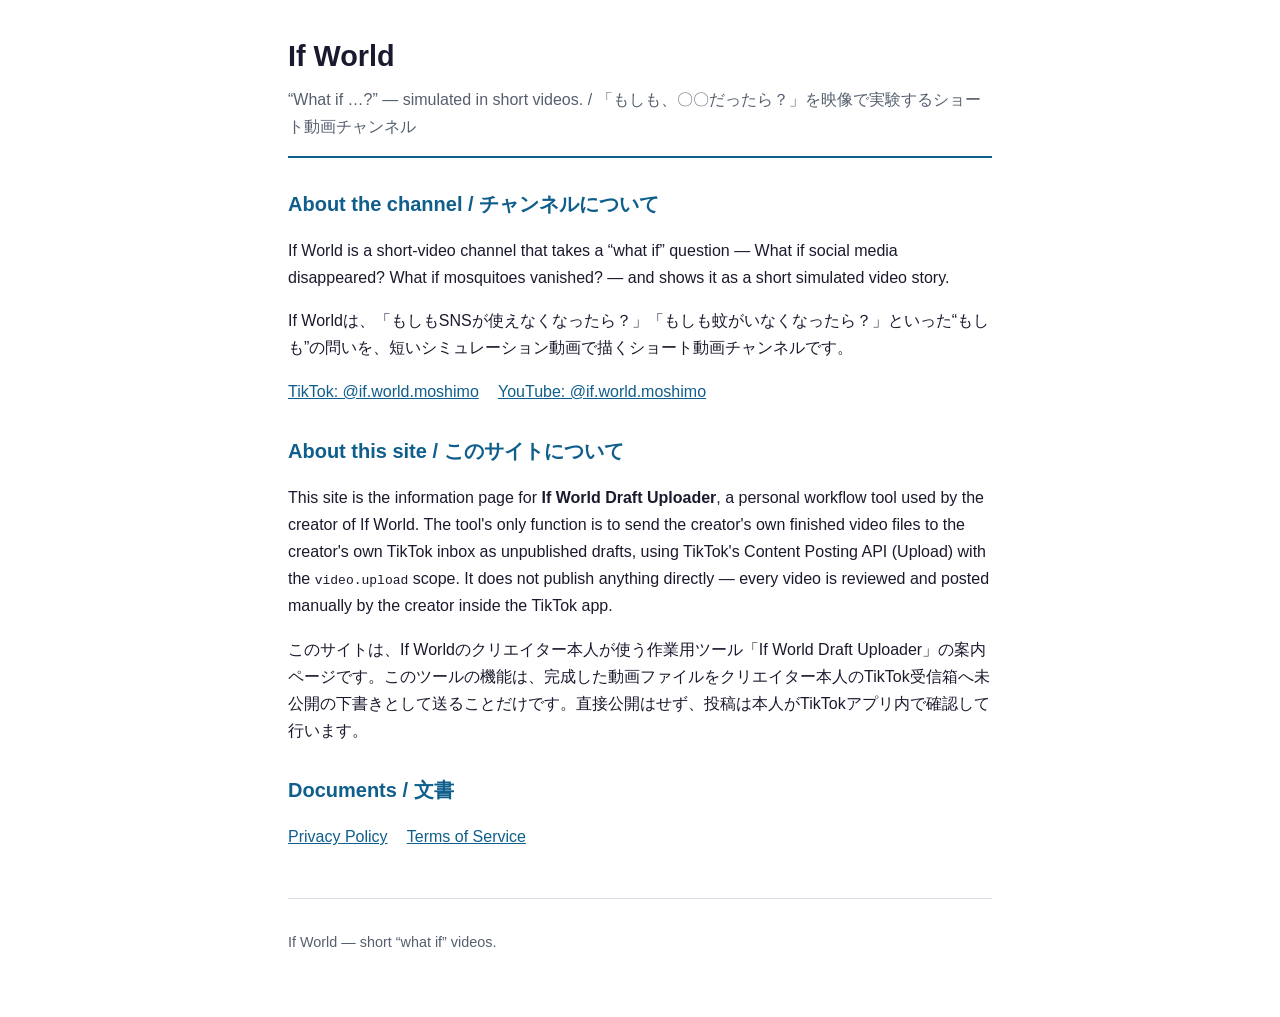
<file: index.html>
<!DOCTYPE html>
<html lang="en">
<head>
<meta charset="UTF-8">
<meta name="viewport" content="width=device-width, initial-scale=1">
<title>If World — What-if short videos / If World Draft Uploader</title>
<link rel="stylesheet" href="style.css">
</head>
<body>
<main>
<header>
<h1>If World</h1>
<p class="tagline">“What if …?” — simulated in short videos. / 「もしも、〇〇だったら？」を映像で実験するショート動画チャンネル</p>
</header>

<h2>About the channel / チャンネルについて</h2>
<p>If World is a short-video channel that takes a “what if” question — What if social media disappeared? What if mosquitoes vanished? — and shows it as a short simulated video story.</p>
<p>If Worldは、「もしもSNSが使えなくなったら？」「もしも蚊がいなくなったら？」といった“もしも”の問いを、短いシミュレーション動画で描くショート動画チャンネルです。</p>
<nav>
<ul>
<li><a href="https://www.tiktok.com/@if.world.moshimo">TikTok: @if.world.moshimo</a></li>
<li><a href="https://www.youtube.com/@if.world.moshimo">YouTube: @if.world.moshimo</a></li>
</ul>
</nav>

<h2>About this site / このサイトについて</h2>
<p>This site is the information page for <strong>If World Draft Uploader</strong>, a personal workflow tool used by the creator of If World. The tool's only function is to send the creator's own finished video files to the creator's own TikTok inbox as unpublished drafts, using TikTok's Content Posting API (Upload) with the <code>video.upload</code> scope. It does not publish anything directly — every video is reviewed and posted manually by the creator inside the TikTok app.</p>
<p>このサイトは、If Worldのクリエイター本人が使う作業用ツール「If World Draft Uploader」の案内ページです。このツールの機能は、完成した動画ファイルをクリエイター本人のTikTok受信箱へ未公開の下書きとして送ることだけです。直接公開はせず、投稿は本人がTikTokアプリ内で確認して行います。</p>

<h2>Documents / 文書</h2>
<nav>
<ul>
<li><a href="privacy.html">Privacy Policy</a></li>
<li><a href="terms.html">Terms of Service</a></li>
</ul>
</nav>

<footer>
<p>If World — short “what if” videos.</p>
</footer>
</main>
</body>
</html>
</file>
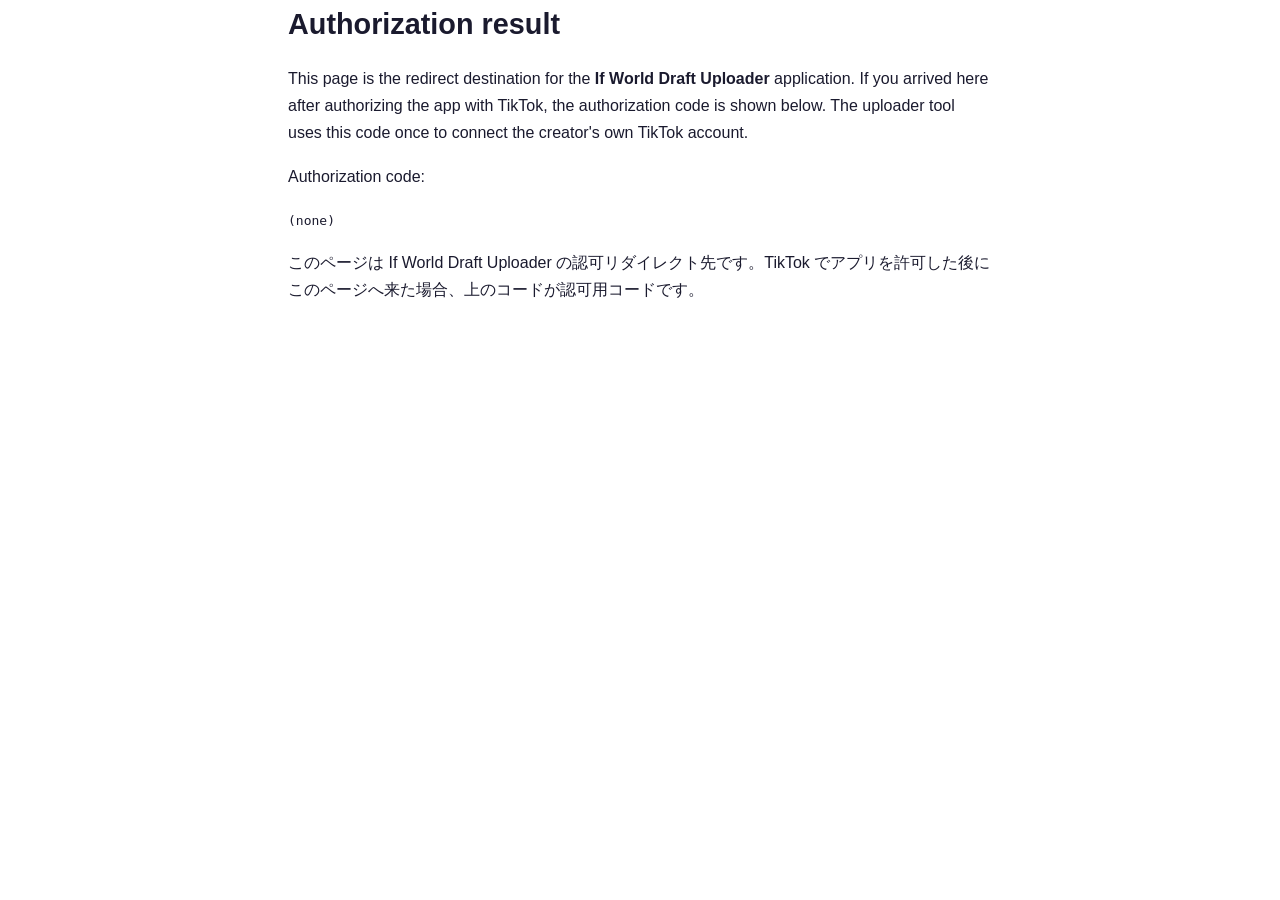
<file: callback.html>
<!DOCTYPE html>
<html lang="en">
<head>
<meta charset="utf-8">
<meta name="viewport" content="width=device-width, initial-scale=1">
<title>Authorization result — If World Draft Uploader</title>
<link rel="stylesheet" href="style.css">
</head>
<body>
<main>
<h1>Authorization result</h1>
<p>This page is the redirect destination for the <strong>If World Draft Uploader</strong> application. If you arrived here after authorizing the app with TikTok, the authorization code is shown below. The uploader tool uses this code once to connect the creator's own TikTok account.</p>
<p>Authorization code:</p>
<p><code id="code">(none)</code></p>
<p lang="ja">このページは If World Draft Uploader の認可リダイレクト先です。TikTok でアプリを許可した後にこのページへ来た場合、上のコードが認可用コードです。</p>
<script>
  var params = new URLSearchParams(window.location.search);
  var code = params.get('code');
  if (code) { document.getElementById('code').textContent = code; }
</script>
</main>
</body>
</html>
</file>
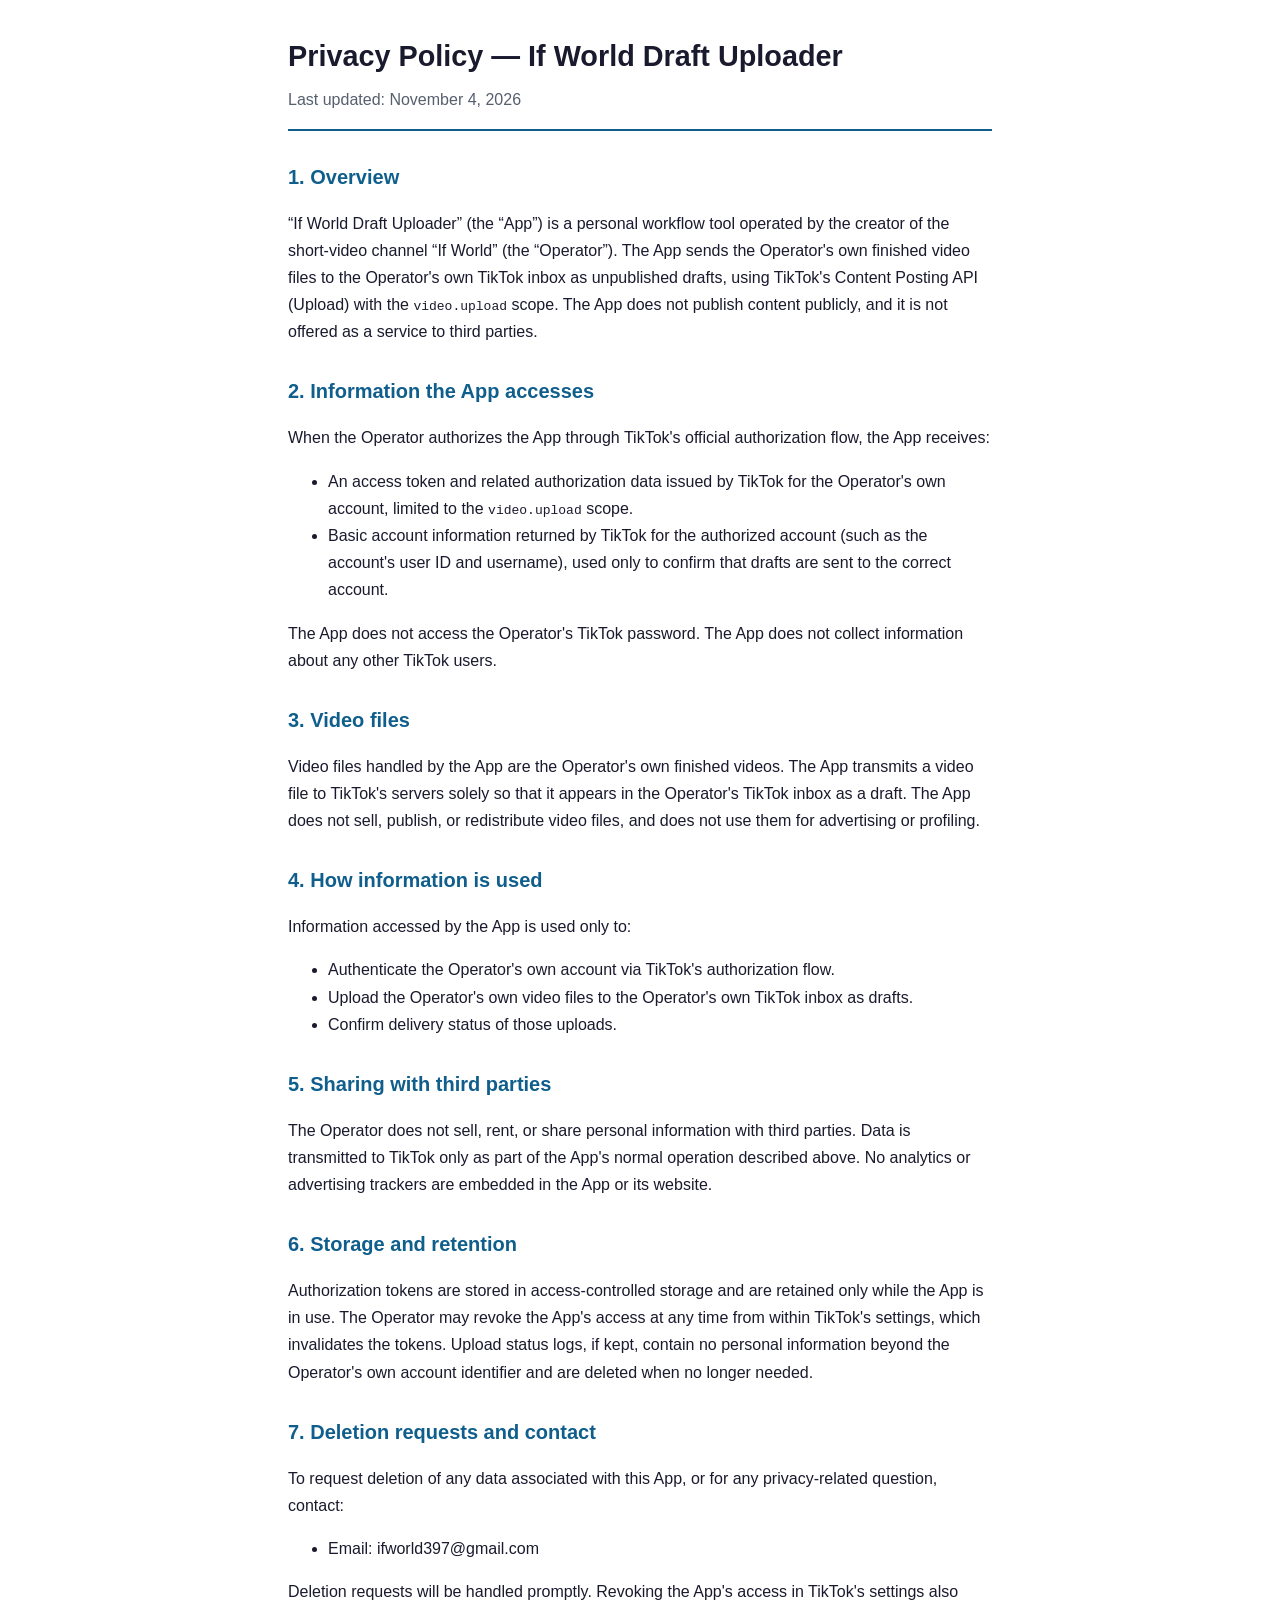
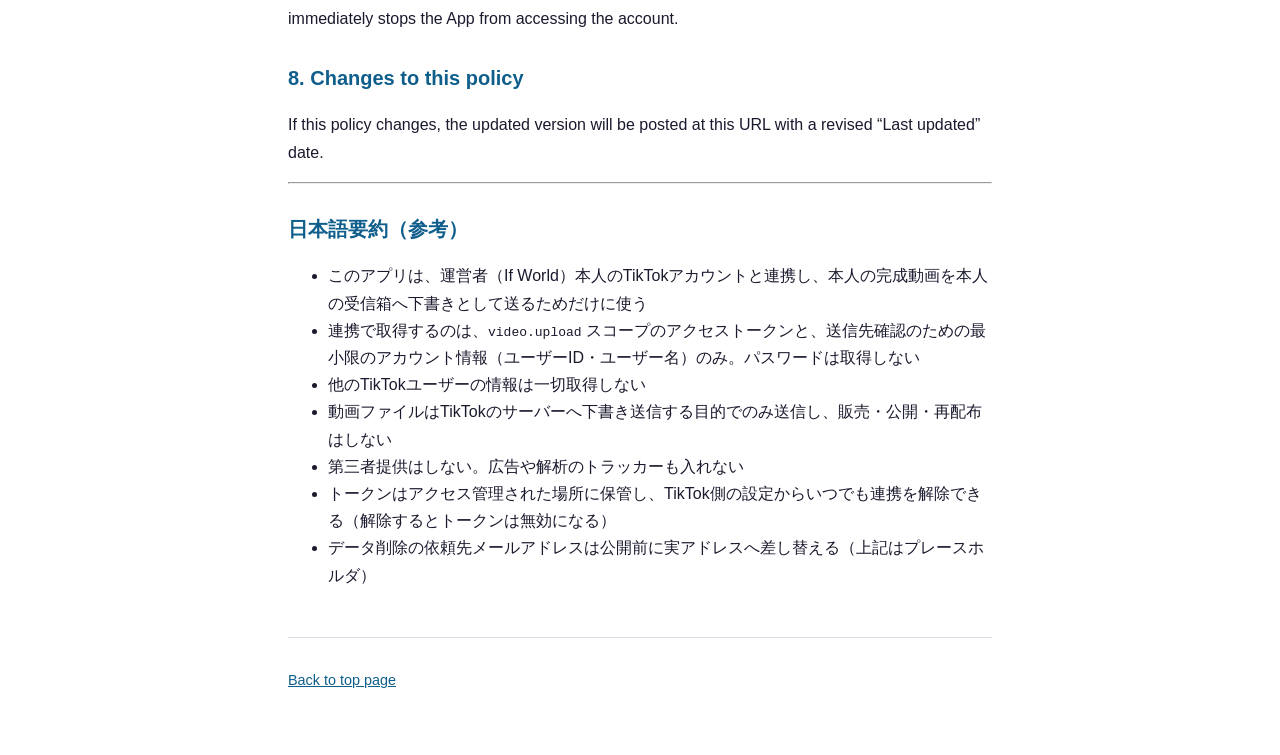
<file: privacy.html>
<!DOCTYPE html>
<html lang="en">
<head>
<meta charset="UTF-8">
<meta name="viewport" content="width=device-width, initial-scale=1">
<title>Privacy Policy — If World Draft Uploader</title>
<link rel="stylesheet" href="style.css">
</head>
<body>
<main>
<header>
<h1>Privacy Policy — If World Draft Uploader</h1>
<p class="tagline">Last updated: November 4, 2026</p>
</header>

<h2>1. Overview</h2>
<p>“If World Draft Uploader” (the “App”) is a personal workflow tool operated by the creator of the short-video channel “If World” (the “Operator”). The App sends the Operator's own finished video files to the Operator's own TikTok inbox as unpublished drafts, using TikTok's Content Posting API (Upload) with the <code>video.upload</code> scope. The App does not publish content publicly, and it is not offered as a service to third parties.</p>

<h2>2. Information the App accesses</h2>
<p>When the Operator authorizes the App through TikTok's official authorization flow, the App receives:</p>
<ul>
<li>An access token and related authorization data issued by TikTok for the Operator's own account, limited to the <code>video.upload</code> scope.</li>
<li>Basic account information returned by TikTok for the authorized account (such as the account's user ID and username), used only to confirm that drafts are sent to the correct account.</li>
</ul>
<p>The App does not access the Operator's TikTok password. The App does not collect information about any other TikTok users.</p>

<h2>3. Video files</h2>
<p>Video files handled by the App are the Operator's own finished videos. The App transmits a video file to TikTok's servers solely so that it appears in the Operator's TikTok inbox as a draft. The App does not sell, publish, or redistribute video files, and does not use them for advertising or profiling.</p>

<h2>4. How information is used</h2>
<p>Information accessed by the App is used only to:</p>
<ul>
<li>Authenticate the Operator's own account via TikTok's authorization flow.</li>
<li>Upload the Operator's own video files to the Operator's own TikTok inbox as drafts.</li>
<li>Confirm delivery status of those uploads.</li>
</ul>

<h2>5. Sharing with third parties</h2>
<p>The Operator does not sell, rent, or share personal information with third parties. Data is transmitted to TikTok only as part of the App's normal operation described above. No analytics or advertising trackers are embedded in the App or its website.</p>

<h2>6. Storage and retention</h2>
<p>Authorization tokens are stored in access-controlled storage and are retained only while the App is in use. The Operator may revoke the App's access at any time from within TikTok's settings, which invalidates the tokens. Upload status logs, if kept, contain no personal information beyond the Operator's own account identifier and are deleted when no longer needed.</p>

<h2>7. Deletion requests and contact</h2>
<p>To request deletion of any data associated with this App, or for any privacy-related question, contact:</p>
<ul>
<li>Email: ifworld397@gmail.com</li>
</ul>
<p>Deletion requests will be handled promptly. Revoking the App's access in TikTok's settings also immediately stops the App from accessing the account.</p>

<h2>8. Changes to this policy</h2>
<p>If this policy changes, the updated version will be posted at this URL with a revised “Last updated” date.</p>

<hr>
<h2>日本語要約（参考）</h2>
<ul>
<li>このアプリは、運営者（If World）本人のTikTokアカウントと連携し、本人の完成動画を本人の受信箱へ下書きとして送るためだけに使う</li>
<li>連携で取得するのは、<code>video.upload</code> スコープのアクセストークンと、送信先確認のための最小限のアカウント情報（ユーザーID・ユーザー名）のみ。パスワードは取得しない</li>
<li>他のTikTokユーザーの情報は一切取得しない</li>
<li>動画ファイルはTikTokのサーバーへ下書き送信する目的でのみ送信し、販売・公開・再配布はしない</li>
<li>第三者提供はしない。広告や解析のトラッカーも入れない</li>
<li>トークンはアクセス管理された場所に保管し、TikTok側の設定からいつでも連携を解除できる（解除するとトークンは無効になる）</li>
<li>データ削除の依頼先メールアドレスは公開前に実アドレスへ差し替える（上記はプレースホルダ）</li>
</ul>

<footer>
<p><a href="index.html">Back to top page</a></p>
</footer>
</main>
</body>
</html>
</file>
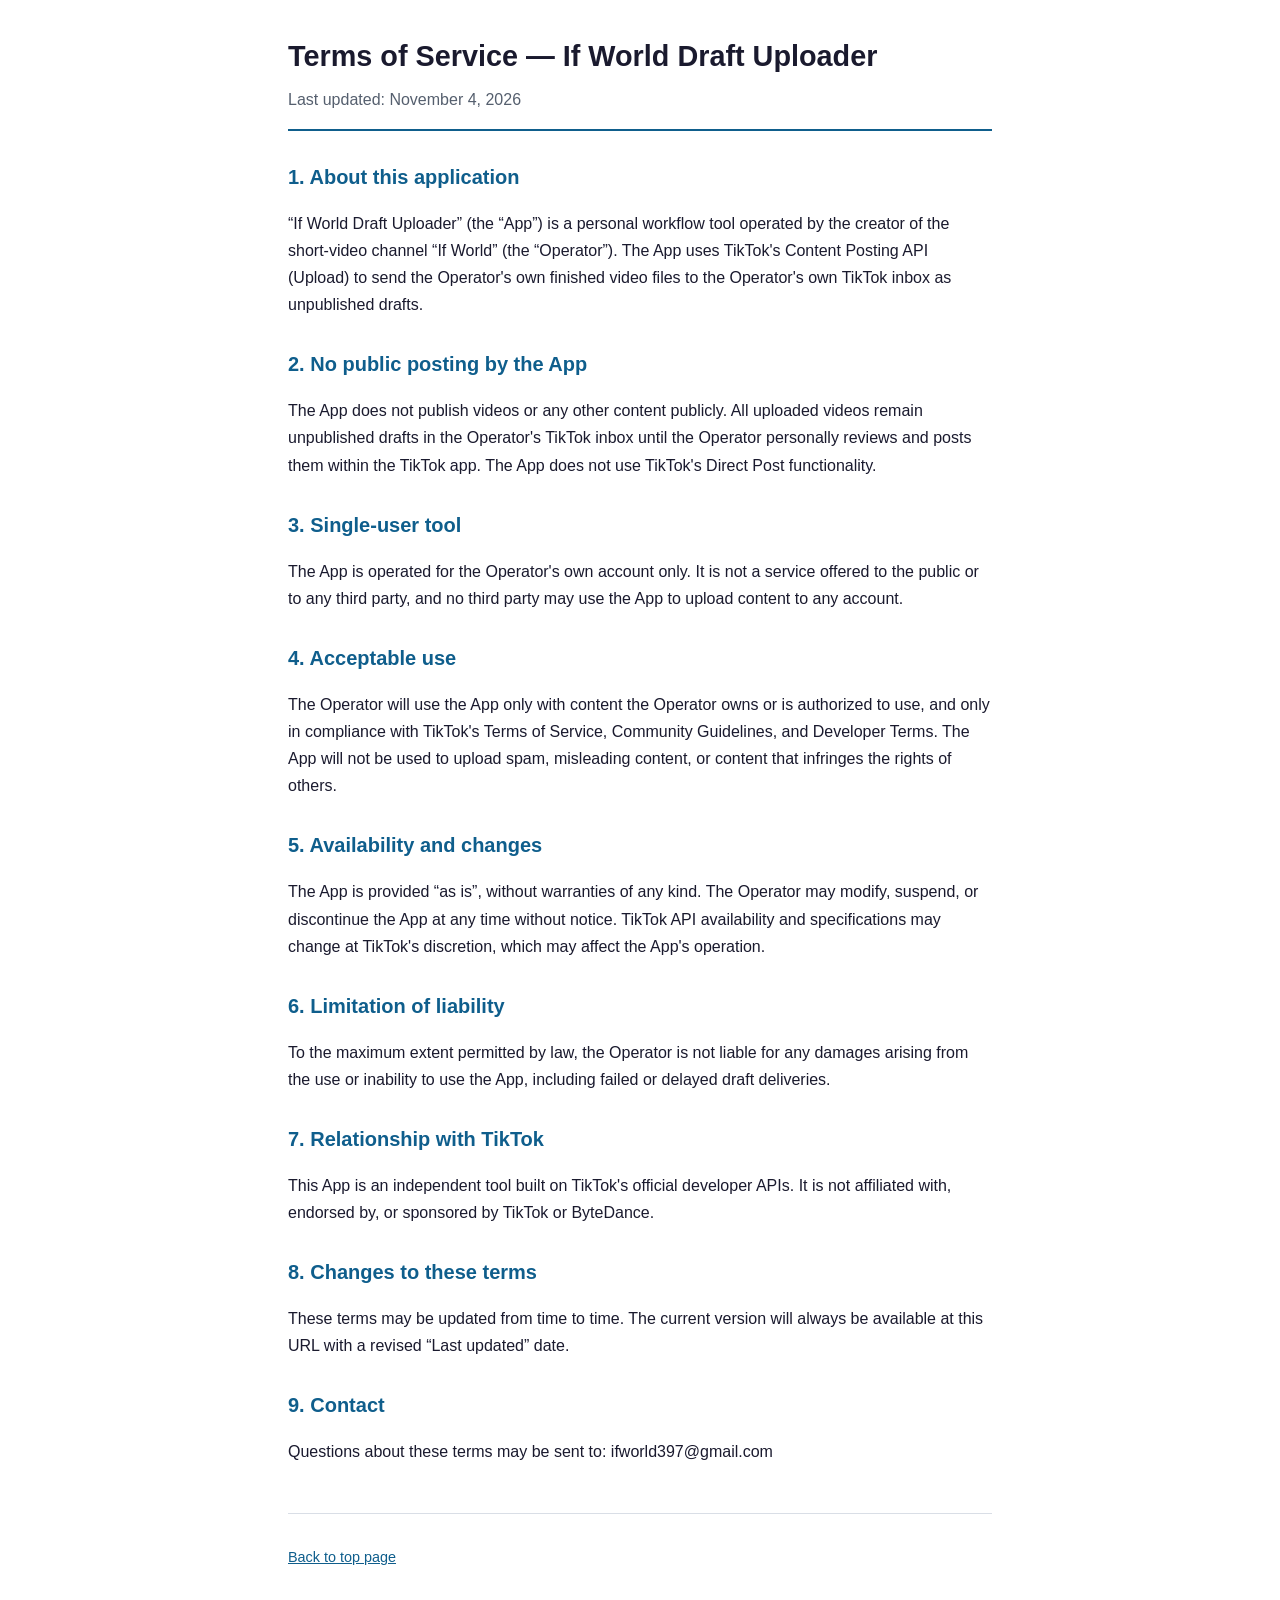
<file: terms.html>
<!DOCTYPE html>
<html lang="en">
<head>
<meta charset="UTF-8">
<meta name="viewport" content="width=device-width, initial-scale=1">
<title>Terms of Service — If World Draft Uploader</title>
<link rel="stylesheet" href="style.css">
</head>
<body>
<main>
<header>
<h1>Terms of Service — If World Draft Uploader</h1>
<p class="tagline">Last updated: November 4, 2026</p>
</header>

<h2>1. About this application</h2>
<p>“If World Draft Uploader” (the “App”) is a personal workflow tool operated by the creator of the short-video channel “If World” (the “Operator”). The App uses TikTok's Content Posting API (Upload) to send the Operator's own finished video files to the Operator's own TikTok inbox as unpublished drafts.</p>

<h2>2. No public posting by the App</h2>
<p>The App does not publish videos or any other content publicly. All uploaded videos remain unpublished drafts in the Operator's TikTok inbox until the Operator personally reviews and posts them within the TikTok app. The App does not use TikTok's Direct Post functionality.</p>

<h2>3. Single-user tool</h2>
<p>The App is operated for the Operator's own account only. It is not a service offered to the public or to any third party, and no third party may use the App to upload content to any account.</p>

<h2>4. Acceptable use</h2>
<p>The Operator will use the App only with content the Operator owns or is authorized to use, and only in compliance with TikTok's Terms of Service, Community Guidelines, and Developer Terms. The App will not be used to upload spam, misleading content, or content that infringes the rights of others.</p>

<h2>5. Availability and changes</h2>
<p>The App is provided “as is”, without warranties of any kind. The Operator may modify, suspend, or discontinue the App at any time without notice. TikTok API availability and specifications may change at TikTok's discretion, which may affect the App's operation.</p>

<h2>6. Limitation of liability</h2>
<p>To the maximum extent permitted by law, the Operator is not liable for any damages arising from the use or inability to use the App, including failed or delayed draft deliveries.</p>

<h2>7. Relationship with TikTok</h2>
<p>This App is an independent tool built on TikTok's official developer APIs. It is not affiliated with, endorsed by, or sponsored by TikTok or ByteDance.</p>

<h2>8. Changes to these terms</h2>
<p>These terms may be updated from time to time. The current version will always be available at this URL with a revised “Last updated” date.</p>

<h2>9. Contact</h2>
<p>Questions about these terms may be sent to: ifworld397@gmail.com</p>

<footer>
<p><a href="index.html">Back to top page</a></p>
</footer>
</main>
</body>
</html>
</file>
<file: style.css>
/* If World — application site (for TikTok API application) */
:root {
  --ink: #1a1a2e;
  --accent: #0f5e8c;
  --bg: #ffffff;
  --muted: #555f6e;
  --line: #d9dee6;
}
* { box-sizing: border-box; }
body {
  margin: 0;
  padding: 0 1rem 3rem;
  font-family: -apple-system, BlinkMacSystemFont, "Segoe UI", "Hiragino Kaku Gothic ProN", "Noto Sans JP", sans-serif;
  color: var(--ink);
  background: var(--bg);
  line-height: 1.7;
}
main { max-width: 44rem; margin: 0 auto; }
header { padding: 2rem 0 1rem; border-bottom: 2px solid var(--accent); margin-bottom: 1.5rem; }
h1 { font-size: 1.8rem; margin: 0 0 .3rem; }
h2 { font-size: 1.25rem; margin: 1.8rem 0 .6rem; color: var(--accent); }
.tagline { color: var(--muted); margin: 0; }
a { color: var(--accent); }
nav ul { list-style: none; padding: 0; display: flex; flex-wrap: wrap; gap: .6rem 1.2rem; }
footer { margin-top: 3rem; padding-top: 1rem; border-top: 1px solid var(--line); color: var(--muted); font-size: .9rem; }
</file>
